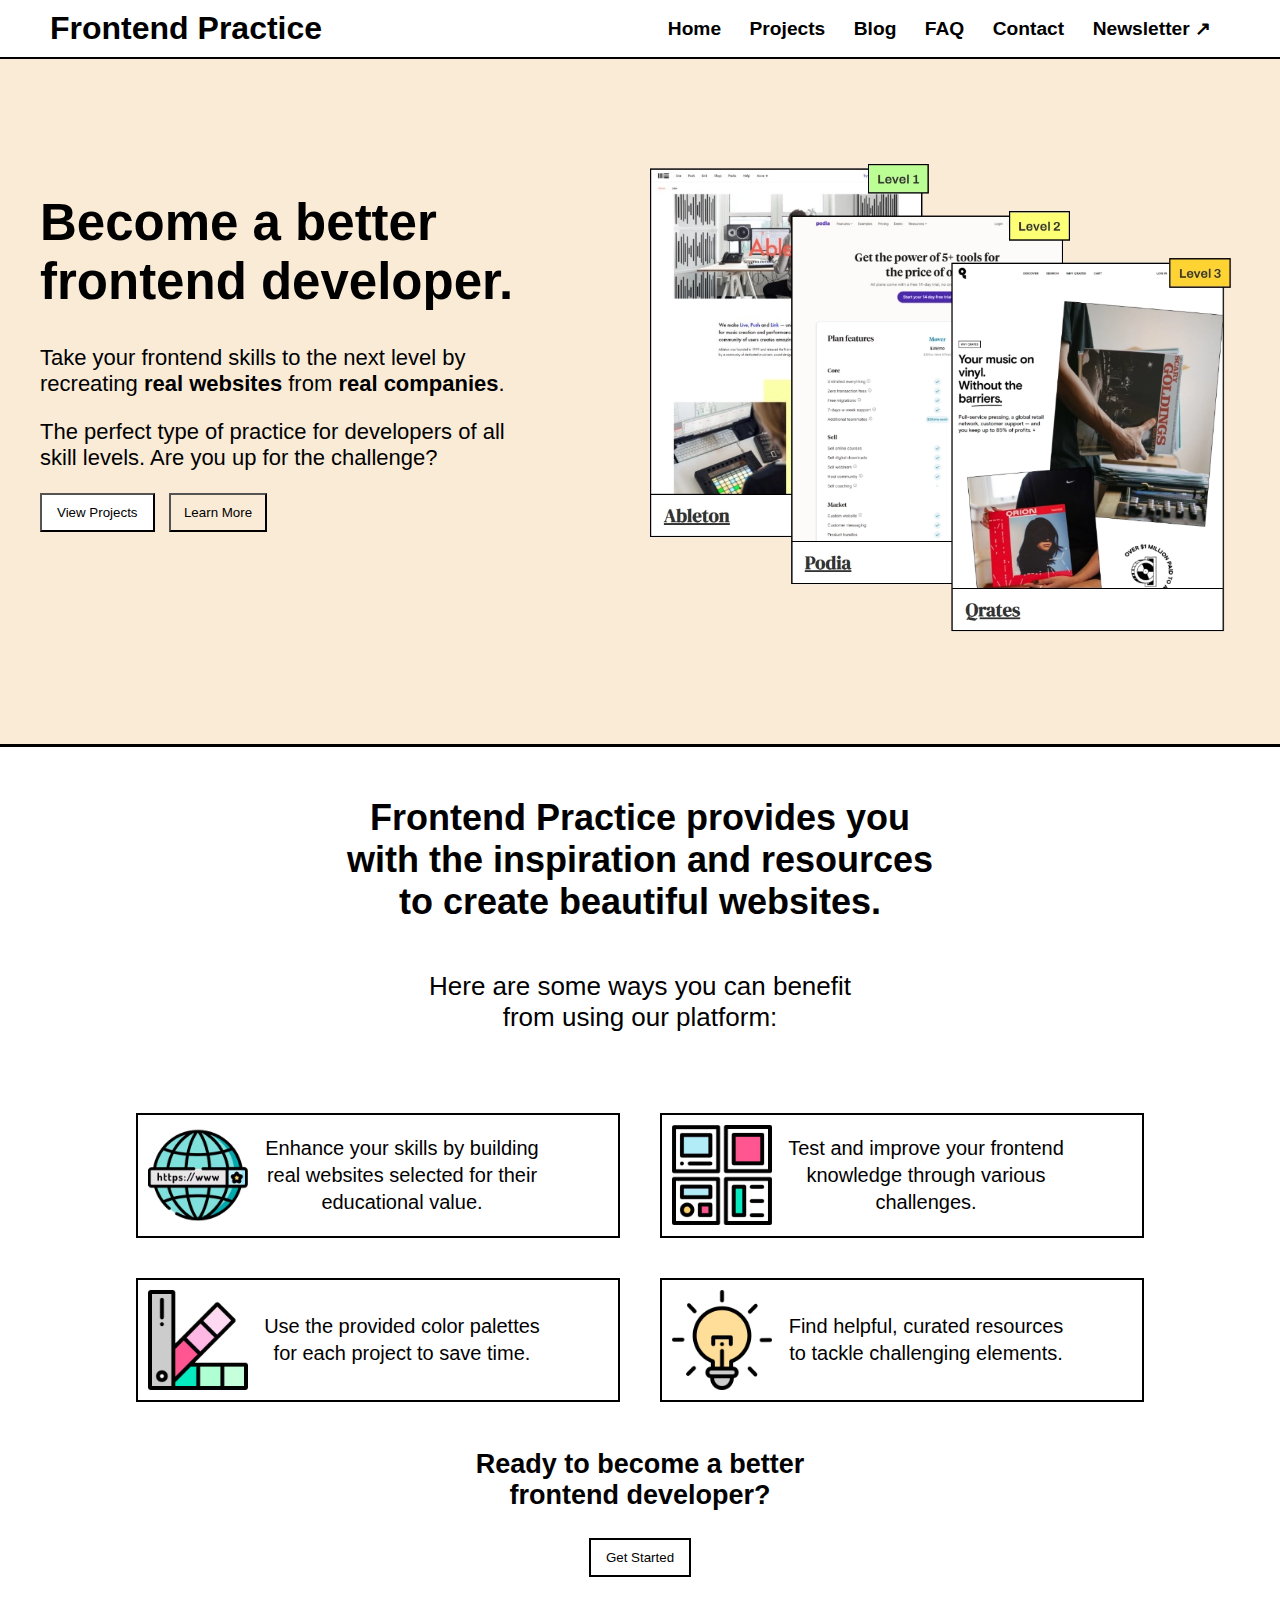
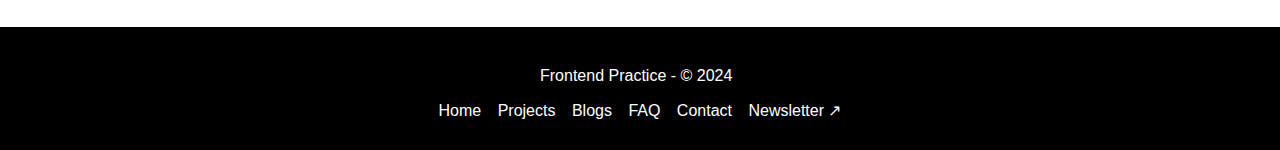
<file: index.html>
<!DOCTYPE html>
<html lang="en">
<head>
  <meta charset="UTF-8">
  <meta name="viewport" content="width=device-width, initial-scale=1.0">
  
  <link rel="stylesheet" href="style.css">
  
  <title>Cloning</title>
</head>
<body>
	<div class="header">
	 <div class="container">
	  <div class="navbar">
	   <div class="logo">
	    <h1>Frontend Practice</h1>
	   </div>
	   <div class="links">
	    <a href="#">Home</a>
	    <a href="#">Projects</a>
	    <a href="#">Blog</a>
	    <a href="#">FAQ</a>
	    <a href="#">Contact</a>
	    <a href="#">Newsletter ↗</a>
	   </div>
	  </div>
	 </div>
	</div>

	<div class="section-1">
	<div class="container">
	 <div class="content">
	 <div class="text">
	  <h1> Become a better frontend developer.</h1>
	  <p>Take your frontend skills to the next level by recreating <b>real websites</b> from <b>real companies</b>.</p>
	  <p>The perfect type of practice for developers of all skill levels. Are you up for the challenge?</p>
	  <div class="buttons">
		<button class="view-project-button">View Projects</button>
		<button class="learn-more-button">Learn More</button>
	  </div>
	  </div>
	  <div class="image">
	  <img src="1.jpg">
	  </div>
	  </div>	  
	 </div>
	</div>
	
	<div class="section-2">
	 <div class="container">
	  <div class="headings">
	  <h2>Frontend Practice provides you with the inspiration and resources to create beautiful websites.</h2>
	  <p>Here are some ways you can benefit from using our platform:</p> 
	   </div>
	   <div class="features">
	    <div class="feature-1">
		 <img src="2.avif">
		 <p>Enhance your skills by building real websites selected for their educational value.</p>
		</div>
		<div class="feature-1">
		 <img src="3.avif">
		 <p>Test and improve your frontend knowledge through various challenges.</p>
		</div>
		<div class="feature-1">
		 <img src="4.avif">
		 <p>Use the provided color palettes for each project to save time.</p>
		</div>
		<div class="feature-1">
		 <img src="5.avif">
		 <p>Find helpful, curated resources to tackle challenging elements.</p>
		</div>
		</div>
		<div class="ready">
		<h3>Ready to become a better frontend developer?</h3>
		<button class="get-started">Get Started</button>
		</div>
	  </div>
	 </div>
	
	<div class="footer">
	<div class="container">
	 <div class="footer-links">
	  <p>Frontend Practice - © 2024</p>
	  </div>
	  <div class="linkers-footers">
	  <a href="#">Home</a>
	  <a href="#">Projects</a>
	  <a href="#">Blogs</a>
	  <a href="#">FAQ</a>
	  <a href="#">Contact</a>
	  <a href="#">Newsletter ↗</a>
	  </div>
	  </div>
	</div>
	
	
</body>
</html>
</file>
<file: style.css>
body {
	margin: 0;
	padding: 0;
	font-family: Archivo, sans-serif;
}

.header {
	border-bottom: 2px solid black;
}

.container {
	width: 1200px;
	margin: 0px auto;
}

.navbar {
	display: flex;
	justify-content: space-between;
	position: sticky;
}

.logo h1 {
	margin: 10px;
}

.links {
	padding: 17px;
}

.links a {
	margin: 12px;
	font-weight: bold;
	text-decoration: none;
	color: black;
	font-size: larger;
}

.links a:hover {
	text-decoration: underline;
}

.section-1 {
	background-color: antiquewhite;
	padding-top: 100px;
	padding-bottom: 100px;
	border-bottom: 3px solid black;
}

.content {
	display: flex;
	justify-content: space-between;
	width: 100%;
}

.text {
	width: 40%;
	height: auto;
}
.text h1 {
	font-size: 51px;

}

.text p {
	font-size: 22px;
}

.image {
	width: 50%;
}

.image img {
	width: 100%;
}

button.view-project-button {
	padding: 10px 15px;
	background-color: #fff;
}

button.learn-more-button {
	padding: 10px 13px;
	background-color: antiquewhite;
	margin-left: 10px;
}

button.view-project-button:hover {
	color: white;
	background-color: black;
}

button.learn-more-button:hover {
	color: white;
	background-color: black;
}

.section-2 {
	padding-top: 50px;
	padding-bottom: 50px;
}

.headings {
	text-align: center;
}

.headings h2 {
	font-size: 36px;
	margin: auto auto 48px;
	width: 50%;
}

.headings p {
	font-size: 26px;
	text-align: center;
	margin: auto;
	max-width: 36%;
}

.features {
	padding-top: 60px;
	width: 100%;
	display: flex;
	flex-wrap: wrap;
	justify-content: center;
}

.feature-1 {
	border: 2px solid black;
	display: flex;
	align-items: center;
	width: 40%;
	margin: 20px;
	line-height: 27px;
}

.feature-1 p {
	width: 60%;
	font-size: 20px;
	text-align: center;
}

.features img {
	width: 100px;
	padding: 10px;
}

.ready {
	margin: 0px auto;
	width: 400px;
	text-align: center;
}

.ready h3 {
	font-size: 27px;
}

button.get-started {
	border: 2px solid black;
	padding: 10px 15px;
	color: black;
	background-color: #fff;
}

button.get-started:hover {
	color: #fff;
	background-color: black;
}

.footer {
	background-color: black;
	padding-bottom: 30px;
	width: 100%;
}

.footer p {
	padding-top: 40px;
	width: 200px;
	color: #fff;
	margin: 0px auto;
}

.footer-link {
	margin: 0px auto;
	width: 300px;
}

.linkers-footers {
	text-align: center;
	padding-top: 16px;
}

.linkers-footers a {
	color: white;
	text-decoration: none;
	margin: 6px;
}

.linkers-footers a:hover {
	text-decoration: underline;
}
</file>
